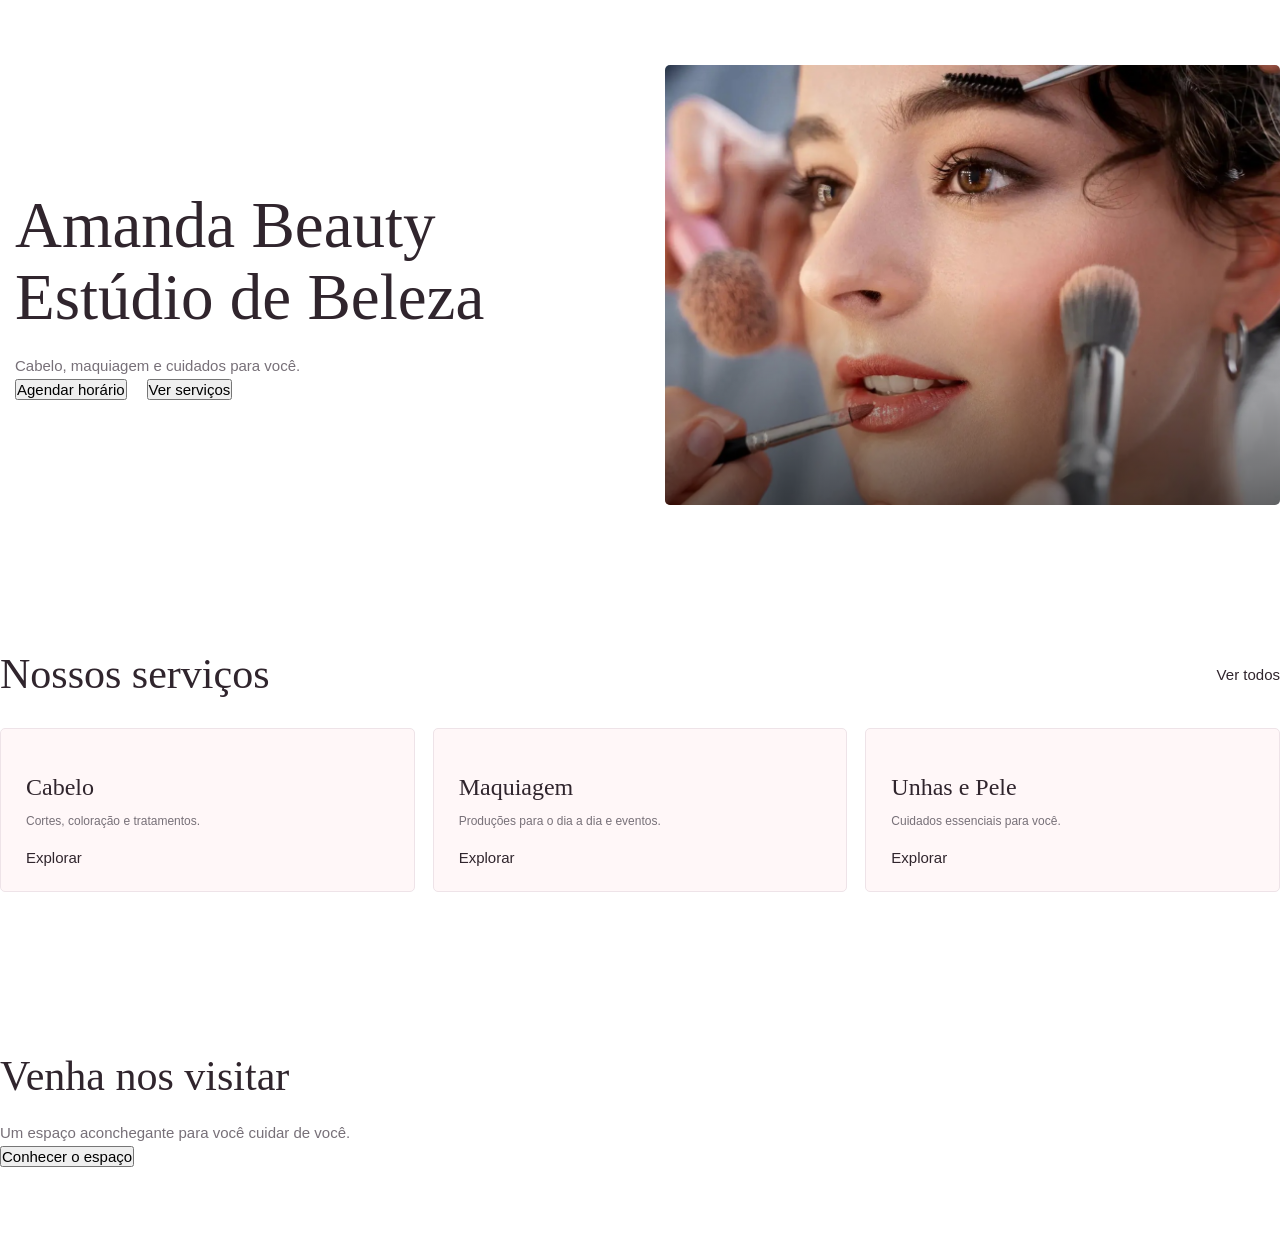
<file: Amanda-Beauty-site/index.html>
<!DOCTYPE html>
<html lang="pt-BR">
<head>
  <meta charset="UTF-8">
  <meta name="viewport" content="width=device-width, initial-scale=1.0">
  <title>Amanda Beauty</title>
  <link rel="stylesheet" href="styles.css">
</head>
<body data-page="home">

  <div id="site-header"></div>

  <main>
    <section class="hero wrap">
      <div class="hero-copy">
        <h1>Amanda Beauty<br><span>Estúdio de Beleza</span></h1>
        <p>Cabelo, maquiagem e cuidados para você.</p>
        
        <div class="hero-actions">
          <a href="agenda.html">
            <button>Agendar horário</button>
          </a>
          <a href="servicos.html">
            <button>Ver serviços</button>
          </a>
        </div>
      </div>

      <div class="hero-visual">
        <div class="carousel">
          <div class="carousel-track">
            <div class="carousel-slide is-active">
              <img src="assets/makeup-artista.jpeg" alt="Maquiagem">
            </div>
          </div>
        </div>
      </div>
    </section>

    <section class="section wrap services-intro">
      <div class="section-heading">
        <h2>Nossos serviços</h2>
        <a href="servicos.html">Ver todos</a>
      </div>
      
      <div class="service-cards">
        <div class="service-card">
          <h3>Cabelo</h3>
          <p>Cortes, coloração e tratamentos.</p>
          <a href="servicos.html#cabelo">Explorar</a>
        </div>
        
        <div class="service-card">
          <h3>Maquiagem</h3>
          <p>Produções para o dia a dia e eventos.</p>
          <a href="servicos.html#maquiagem">Explorar</a>
        </div>
        
        <div class="service-card">
          <h3>Unhas e Pele</h3>
          <p>Cuidados essenciais para você.</p>
          <a href="servicos.html#unhas">Explorar</a>
        </div>
      </div>
    </section>

    <section class="section wrap visit-section">
      <div class="visit-copy">
        <h2>Venha nos visitar</h2>
        <p>Um espaço aconchegante para você cuidar de você.</p>
        <a href="sobre.html">
          <button>Conhecer o espaço</button>
        </a>
      </div>
    </section>
  
  </main>

  <div id="site-footer"></div>

  <script src="app.js"></script>
</body>
</html>
</file>
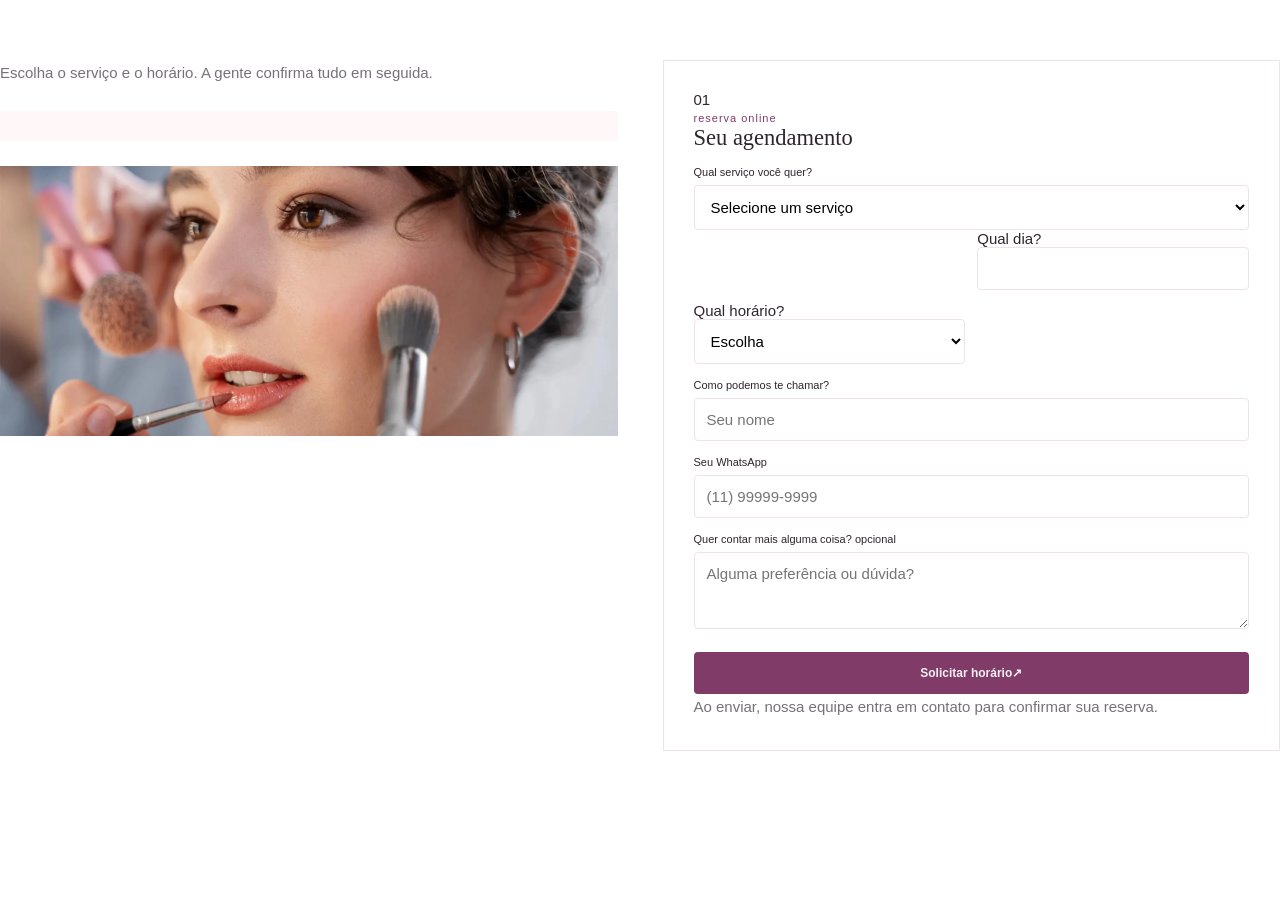
<file: Amanda-Beauty-site/agenda.html>
<!DOCTYPE html>
<html lang="pt-BR">
  <head>
    <meta charset="utf-8">
    <meta name="viewport" content="width=device-width, initial-scale=1">
    <meta name="theme-color" content="#f8f4ef">
    <title>Agendar horário — Amanda Beauty</title>
    <link rel="stylesheet" href="styles.css">
  </head>
<body data-page="agenda">
  <div id="site-header"></div>
  <main>
  <section class="booking-page wrap">
    <div class="booking-intro">
      <p>Escolha o serviço e o horário. A gente confirma tudo em seguida.</p>
      <div class="booking-note">
      
      </div>
        <img src="assets/makeup-artista.jpeg" alt="Profissional realizando maquiagem em sua cliente">
      </div>
    <form class="booking-form" id="booking-form">
      <div class="form-heading">
        <span class="step-number">01</span>
        <div>
          <span class="eyebrow">reserva online</span>
          <h2>Seu agendamento</h2>
        </div>
      </div>
      <label for="booking-service">Qual serviço você quer?</label>
      <select id="booking-service" name="service" required>
        <option value="">Selecione um serviço</option>
        <option>Corte & escova</option>
      <option>Cor & iluminação</option>
      <option>Make social</option>
      <option>Make & penteado</option>
      <option>Manicure & pedicure</option>
      <option>Skin care facial</option>
    </select>
      <div class="form-row">
        <div>
        </div> <div>Qual dia? 
          <input id="type="date name="date" required>
        </div>
          <div>
            Qual horário?
            <select id= name time required>
              <option value="">Escolha</option>
              <option>09:00</option>
              <option>10:30</option>
              <option>12:00</option>
              <option>14:00</option>
              <option>15:30</option>
              <option>17:00</option>
            </select>
          </div>
        </div>
      <label for="booking-name">Como podemos te chamar?</label>
      <input id="booking-name" name="name" type="text" placeholder="Seu nome" autocomplete="name" required>
      <label for="booking-phone">Seu WhatsApp</label>
      <input id="booking-phone" name="phone" type="tel" placeholder="(11) 99999-9999" autocomplete="tel" required>
      <label for="booking-notes">Quer contar mais alguma coisa? <span class="optional">opcional</span></label>
      <textarea id="booking-notes" name="notes" rows="3" placeholder="Alguma preferência ou dúvida?"></textarea>
      <button class="button button-dark form-submit" type="submit">Solicitar horário <span>↗</span></button>
      <p class="form-legal">Ao enviar, nossa equipe entra em contato para confirmar sua reserva.</p>
      <div class="form-feedback" role="status" aria-live="polite"></div>
    </form>
  </section>
</main>
<div id="site-footer"></div>
<script src="app.js"></script>
</body>
</html>
</file>
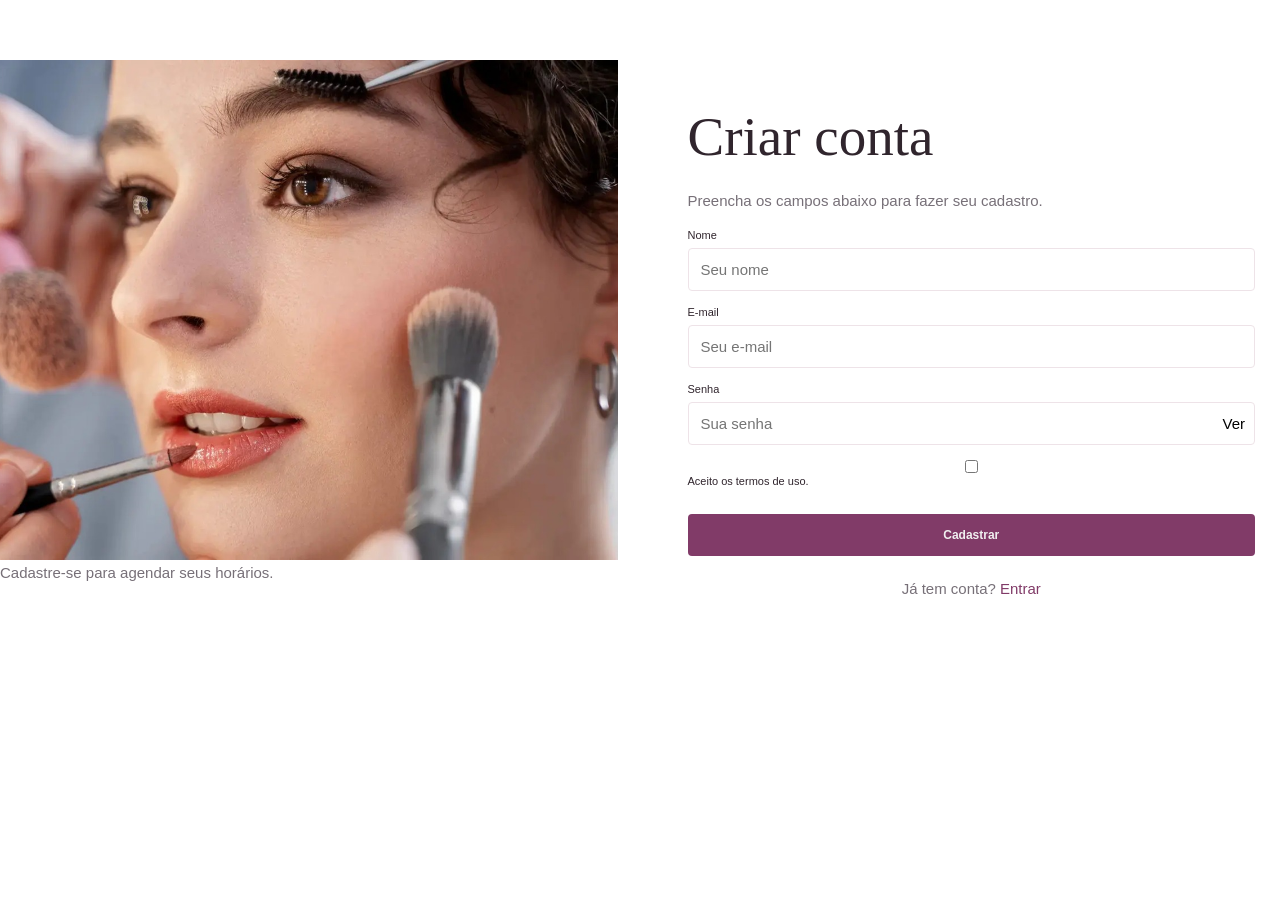
<file: Amanda-Beauty-site/cadastro.html>
<!DOCTYPE html>
<html lang="pt-BR">
<head>
  <meta charset="utf-8">
  <meta name="viewport" content="width=device-width, initial-scale=1">
  <title>Cadastro - Amanda Beauty</title>
  <link rel="stylesheet" href="styles.css">
</head>
<body data-page="cadastro">

  <div id="site-header"></div>

  <main class="auth-page wrap register-page">
    
    <div class="auth-image">
      <img src="assets/makeup-artista.jpeg" alt="Maquiagem">
      <div class="auth-image-copy">
        <p>Cadastre-se para agendar seus horários.</p>
      </div>
    </div>

    <section class="auth-panel">
      <h1>Criar conta</h1>
      <p class="auth-sub">Preencha os campos abaixo para fazer seu cadastro.</p>

      <form class="auth-form" id="register-form">
        <label for="register-name">Nome</label>
        <input id="register-name" name="name" type="text" placeholder="Seu nome" required>

        <label for="register-email">E-mail</label>
        <input id="register-email" name="email" type="email" placeholder="Seu e-mail" required>

        <label for="register-password">Senha</label>
        <div class="password-wrap">
          <input id="register-password" name="password" type="password" placeholder="Sua senha" required minlength="6">
          <button type="button" class="password-toggle">Ver</button>
        </div>

        <label class="check-label terms-check">
          <input type="checkbox" required> 
          <span>Aceito os termos de uso.</span>
        </label>

        <button class="button button-dark form-submit" type="submit">Cadastrar</button>
        <div class="form-feedback"></div>
      </form>

      <p class="auth-switch">Já tem conta? <a href="login.html">Entrar</a></p>
    </section>

  </main>

  <div id="site-footer"></div>

  <script src="app.js"></script>
</body>
</html>
</file>
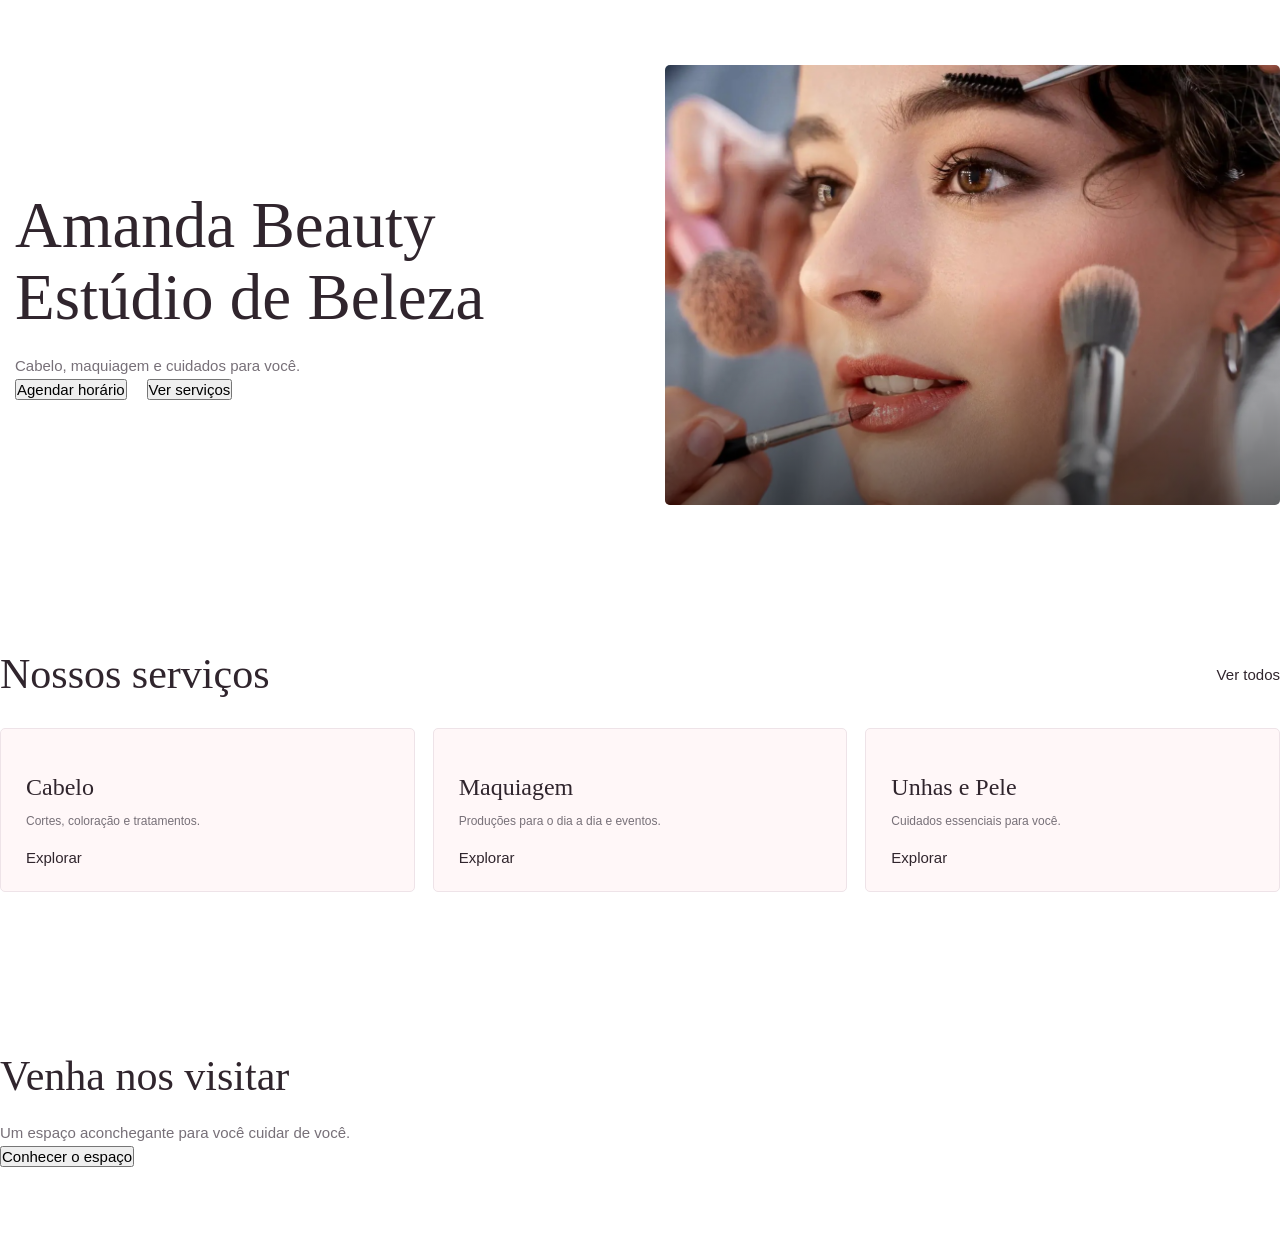
<file: Amanda-Beauty-site/login.html>
<!DOCTYPE html>
<html lang="pt-BR">
<head>
  <meta charset="UTF-8">
  <meta name="viewport" content="width=device-width, initial-scale=1.0">
  <meta http-equiv="refresh" content="0; url=index.html#login">
  <title>Entrar - Amanda Beauty</title>
</head>
<body>

  <p>Redirecionando... <a href="index.html#login">Clique aqui para entrar.</a></p>

  <script>
    window.location.href = 'index.html#login';
  </script>

</body>
</html>
</file>
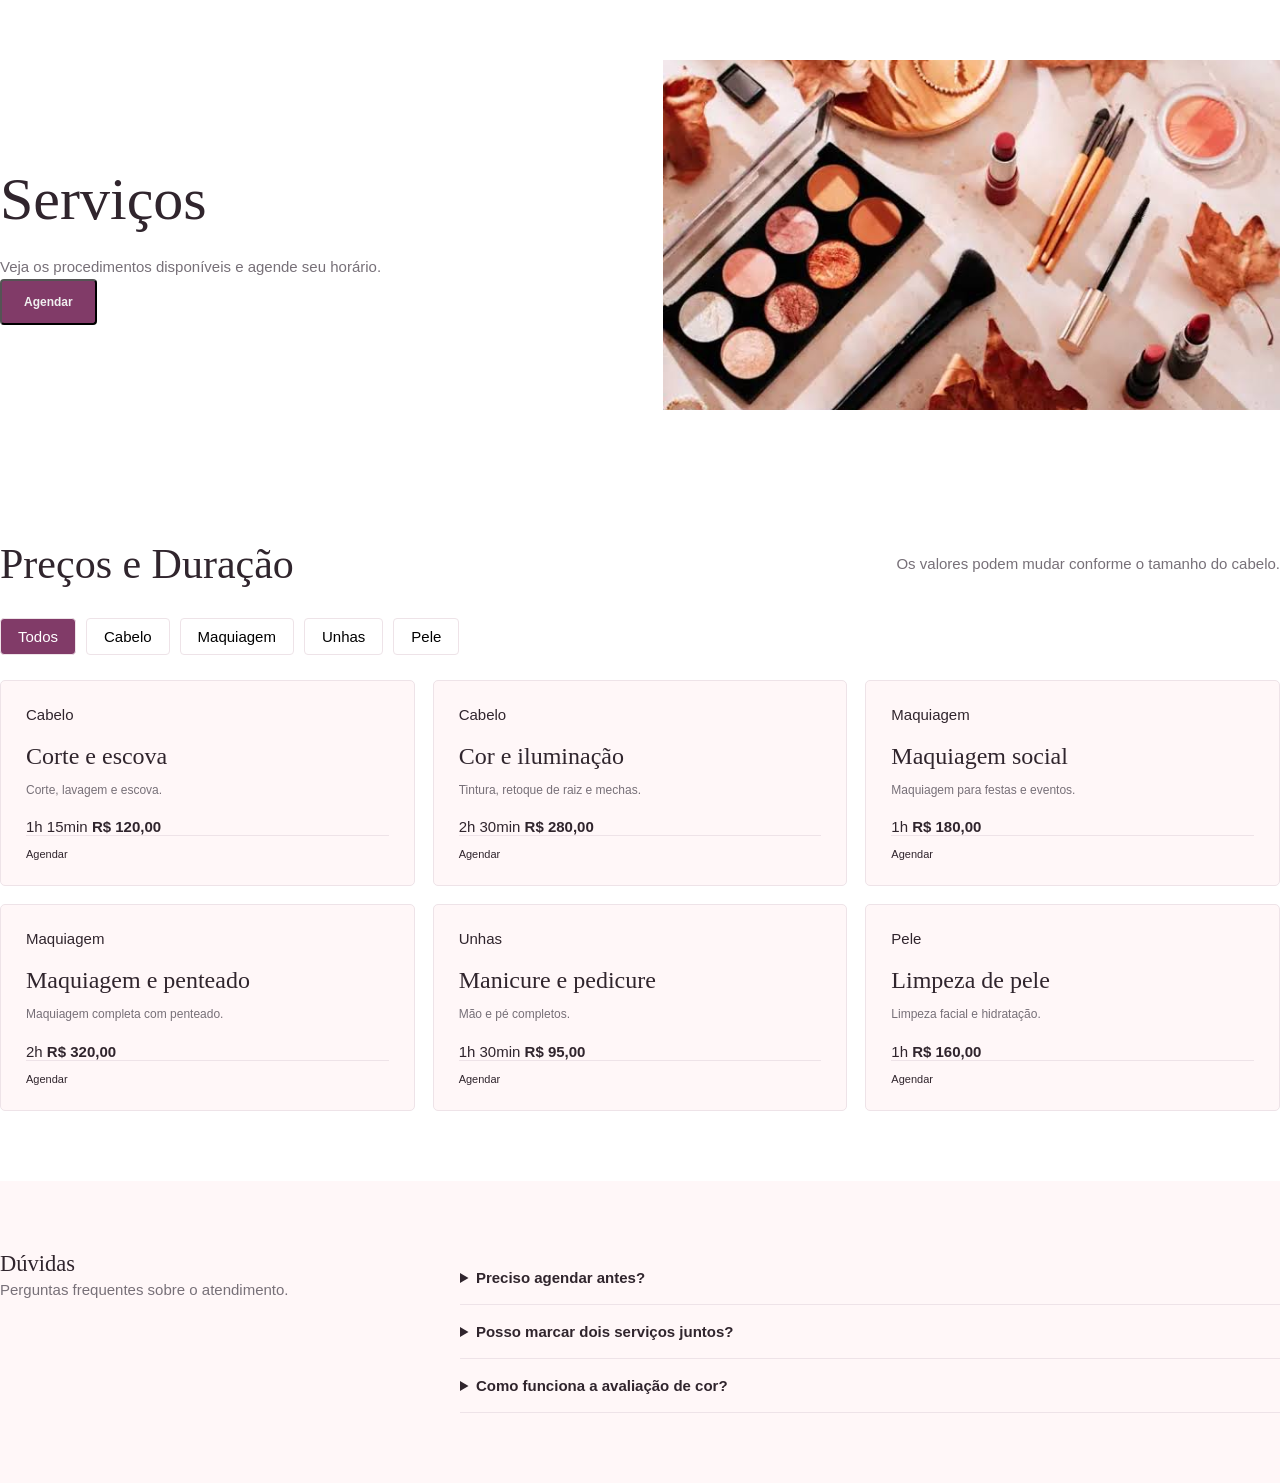
<file: Amanda-Beauty-site/servicos.html>
<!DOCTYPE html>
<html lang="pt-BR">
<head>
  <meta charset="UTF-8">
  <meta name="viewport" content="width=device-width, initial-scale=1.0">
  <title>Serviços - Amanda Beauty</title>
  <link rel="stylesheet" href="styles.css">
</head>
<body data-page="servicos">

  <div id="site-header"></div>

  <main>
    <section class="page-hero wrap">
      <div class="page-hero-copy">
        <h1>Serviços</h1>
        <p>Veja os procedimentos disponíveis e agende seu horário.</p>
        <a href="agenda.html">
          <button class="button button-dark">Agendar</button>
        </a>
      </div>
      
      <div class="page-hero-image">
        <img src="assets/makeup-flatlay.jpeg" alt="Maquiagem">
      </div>
    </section>

    <section class="section wrap catalog-section">
      <div class="section-heading">
        <h2>Preços e Duração</h2>
        <p class="subtle">Os valores podem mudar conforme o tamanho do cabelo.</p>
      </div>

      <div class="filter-bar">
        <button class="filter-button is-active" data-filter="todos">Todos</button>
        <button class="filter-button" data-filter="cabelo">Cabelo</button>
        <button class="filter-button" data-filter="maquiagem">Maquiagem</button>
        <button class="filter-button" data-filter="unhas">Unhas</button>
        <button class="filter-button" data-filter="pele">Pele</button>
      </div>

      <div class="catalog-grid">
        <div class="catalog-card" data-category="cabelo" id="cabelo">
          <span class="catalog-tag">Cabelo</span>
          <h3>Corte e escova</h3>
          <p>Corte, lavagem e escova.</p>
          <div class="catalog-meta">
            <span>1h 15min</span>
            <b>R$ 120,00</b>
          </div>
          <a href="agenda.html" class="card-link">Agendar</a>
        </div>

        <div class="catalog-card" data-category="cabelo">
          <span class="catalog-tag">Cabelo</span>
          <h3>Cor e iluminação</h3>
          <p>Tintura, retoque de raiz e mechas.</p>
          <div class="catalog-meta">
            <span>2h 30min</span>
            <b>R$ 280,00</b>
          </div>
          <a href="agenda.html" class="card-link">Agendar</a>
        </div>

        <div class="catalog-card" data-category="maquiagem" id="maquiagem">
          <span class="catalog-tag">Maquiagem</span>
          <h3>Maquiagem social</h3>
          <p>Maquiagem para festas e eventos.</p>
          <div class="catalog-meta">
            <span>1h</span>
            <b>R$ 180,00</b>
          </div>
          <a href="agenda.html" class="card-link">Agendar</a>
        </div>

        <div class="catalog-card" data-category="maquiagem">
          <span class="catalog-tag">Maquiagem</span>
          <h3>Maquiagem e penteado</h3>
          <p>Maquiagem completa com penteado.</p>
          <div class="catalog-meta">
            <span>2h</span>
            <b>R$ 320,00</b>
          </div>
          <a href="agenda.html" class="card-link">Agendar</a>
        </div>

        <div class="catalog-card" data-category="unhas" id="unhas">
          <span class="catalog-tag">Unhas</span>
          <h3>Manicure e pedicure</h3>
          <p>Mão e pé completos.</p>
          <div class="catalog-meta">
            <span>1h 30min</span>
            <b>R$ 95,00</b>
          </div>
          <a href="agenda.html" class="card-link">Agendar</a>
        </div>

        <div class="catalog-card" data-category="pele" id="pele">
          <span class="catalog-tag">Pele</span>
          <h3>Limpeza de pele</h3>
          <p>Limpeza facial e hidratação.</p>
          <div class="catalog-meta">
            <span>1h</span>
            <b>R$ 160,00</b>
          </div>
          <a href="agenda.html" class="card-link">Agendar</a>
        </div>
      </div>
    </section>

    <section class="faq-section">
      <div class="wrap faq-layout">
        <div>
          <h2>Dúvidas</h2>
          <p>Perguntas frequentes sobre o atendimento.</p>
        </div>

        <div class="faq-list">
          <details>
            <summary>Preciso agendar antes?</summary>
            <p>Sim, agende antes para garantir vaga no horário desejado.</p>
          </details>

          <details>
            <summary>Posso marcar dois serviços juntos?</summary>
            <p>Sim, avise nas observações na hora de agendar.</p>
          </details>

          <details>
            <summary>Como funciona a avaliação de cor?</summary>
            <p>Avaliamos o cabelo antes de começar para passar o valor final.</p>
          </details>
        </div>
      </div>
    </section>
  </main>

  <div id="site-footer"></div>

  <script src="app.js"></script>
</body>
</html>
</file>
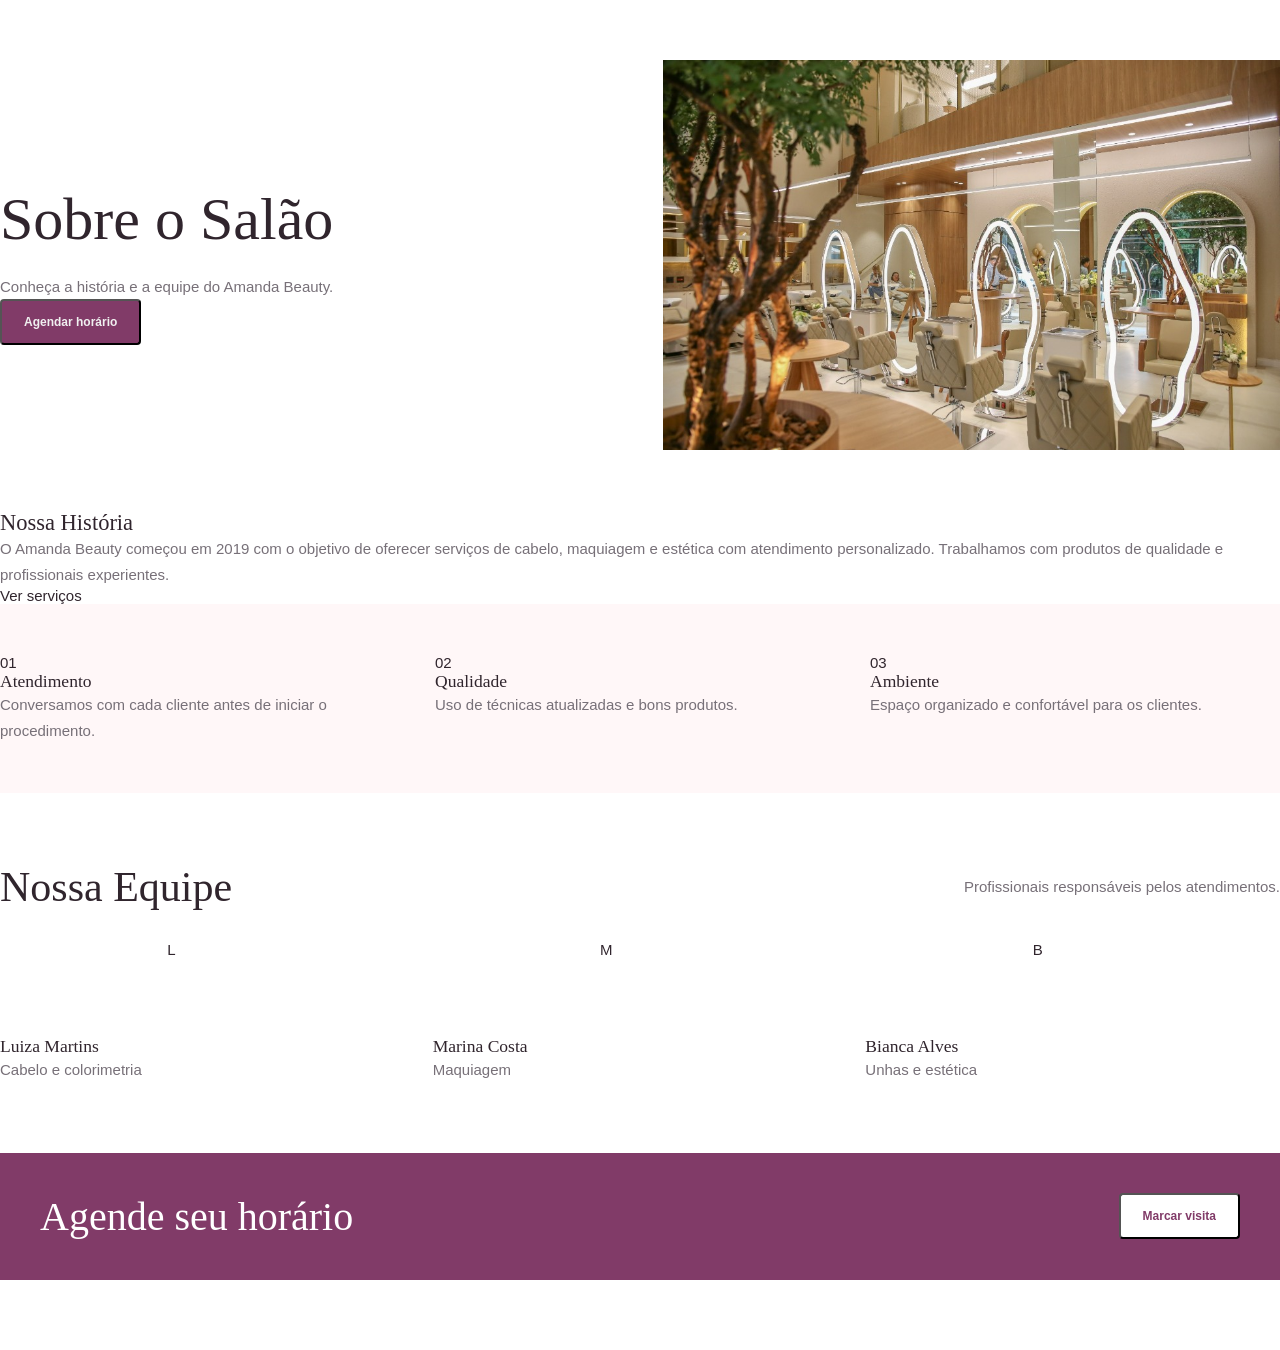
<file: Amanda-Beauty-site/sobre.html>
<!DOCTYPE html>
<html lang="pt-BR">
<head>
  <meta charset="UTF-8">
  <meta name="viewport" content="width=device-width, initial-scale=1.0">
  <title>Sobre - Amanda Beauty</title>
  <link rel="stylesheet" href="styles.css">
</head>
<body data-page="sobre">

  <div id="site-header"></div>

  <main>
    <section class="page-hero about-hero wrap">
      <div class="page-hero-copy">
        <h1>Sobre o Salão</h1>
        <p>Conheça a história e a equipe do Amanda Beauty.</p>
        <a href="agenda.html">
          <button class="button button-dark">Agendar horário</button>
        </a>
      </div>
      
      <div class="page-hero-image about-image">
        <img src="assets/salao.jpeg" alt="Interior do salão">
      </div>
    </section>

      <div>
        <h2>Nossa História</h2>
        <p class="story-text">O Amanda Beauty começou em 2019 com o objetivo de oferecer serviços de cabelo, maquiagem e estética com atendimento personalizado. Trabalhamos com produtos de qualidade e profissionais experientes.</p>
        <a class="text-link" href="servicos.html">Ver serviços</a>
      </div>
    </section>

    <section class="values-band">
      <div class="wrap values-grid">
        <div>
          <span>01</span>
          <h3>Atendimento</h3>
          <p>Conversamos com cada cliente antes de iniciar o procedimento.</p>
        </div>
        <div>
          <span>02</span>
          <h3>Qualidade</h3>
          <p>Uso de técnicas atualizadas e bons produtos.</p>
        </div>
        <div>
          <span>03</span>
          <h3>Ambiente</h3>
          <p>Espaço organizado e confortável para os clientes.</p>
        </div>
      </div>
    </section>

    <section class="section wrap team-section">
      <div class="section-heading">
        <div>
          <h2>Nossa Equipe</h2>
        </div>
        <p class="subtle">Profissionais responsáveis pelos atendimentos.</p>
      </div>
      
      <div class="team-cards">
        <div>
          <div class="team-avatar avatar-one">L</div>
          <h3>Luiza Martins</h3>
          <p>Cabelo e colorimetria</p>
        </div>
        <div>
          <div class="team-avatar avatar-two">M</div>
          <h3>Marina Costa</h3>
          <p>Maquiagem</p>
        </div>
        <div>
          <div class="team-avatar avatar-three">B</div>
          <h3>Bianca Alves</h3>
          <p>Unhas e estética</p>
        </div>
      </div>
    </section>

    <section class="booking-banner wrap">
      <div>
        <h2>Agende seu horário</h2>
      </div>
      <a href="agenda.html">
        <button class="button button-light">Marcar visita</button>
      </a>
    </section>
  </main>

  <div id="site-footer"></div>

  <script src="app.js"></script>
</body>
</html>
</file>
<file: Amanda-Beauty-site/styles.css>
*{
    margin: 0;
    padding: 0;
    box-sizing: border-box;
}

:root{
    --paper: #ffffff;
    --cream: #fff7f8;
    --ink: #30252d;
    --muted: #777078;
    --berry: #813b68;
    --rose: #e8b9c9;
    --line: #eee3e8;
    --serif: 'Playfair Display', Georgia, serif;
    --sans: 'DM Sans', Arial, sans-serif;
    --wrap: 1160px;
}

body{
    background-color: white;
    color: var(--ink);
    font-family: var(--sans);
    font-size: 15px;
}

.interface{
    max-width: 1160px;
    margin: 0 auto;
}

img{
    display: block;
    width: 100%;
    height: 100%;
    object-fit: cover;
}

a{
    color: inherit;
    text-decoration: none;
}

button, input, select, textarea{
    font: inherit;
}

h1, h2, h3{
    font-family: var(--serif);
    font-weight: 500;
}

p{
    color: var(--muted);
    line-height: 1.7;
}


.site-header{
    width: 100%;
    background-color: white;
    border-bottom: 1px solid var(--line);
}

.announcement{
    background-color: #f8edf1;
    color: var(--berry);
    padding: 10px;
    text-align: center;
    font-size: 11px;
}

.nav-wrap{
    max-width: 1160px;
    height: 75px;
    margin: 0 auto;
    display: flex;
    justify-content: space-between;
    align-items: center;
}

.brand-name{
    font-family: var(--serif);
    font-size: 23px;
}

.brand-name small{
    display: block;
    font-family: var(--sans);
    font-size: 9px;
    color: var(--muted);
}

.nav-links{
    display: flex;
    align-items: center;
    gap: 25px;
}

.nav-links a{
    font-size: 12px;
    color: var(--muted);
}

.nav-links a:hover{
    color: var(--berry);
}

.nav-links a.active{
    color: var(--berry);
    font-weight: 600;
}

.nav-book{
    background-color: var(--berry);
    color: white;
    padding: 12px 18px;
    font-size: 11px;
    border-radius: 4px;
}

.menu-toggle{
    display: none;
    background: none;
    border: none;
    font-size: 23px;
}



.button{
    display: inline-flex;
    align-items: center;
    justify-content: center;
    padding: 14px 22px;
    font-size: 12px;
    font-weight: 600;
    border-radius: 4px;
    cursor: pointer;
}

.button-dark{
    background-color: var(--berry);
    color: rgb(240, 240, 240);
}

.button-dark:hover{
    background-color: #632b50;
}

.button-outline{
    border: 1px solid var(--berry);
    color: var(--berry);
    background-color: white;
}

.button-light{
    background-color: white;
    color: var(--berry);
}


.hero{
    display: grid;
    grid-template-columns: 1fr 1fr;
    align-items: center;
    gap: 50px;
    padding: 65px 0;
}

.hero-copy{
    padding-left: 15px;
}

.hero-copy h1{
    font-size: 65px;
    line-height: 1.1;
    margin: 20px 0;
}

.hero-copy h1 em{
    color: var(--berry);
}

.lead{
    max-width: 400px;
    font-size: 15px;
    margin-bottom: 25px;
}

.eyebrow{
    color: var(--berry);
    font-size: 11px;
    letter-spacing: 1px;
}

.hero-actions{
    display: flex;
    align-items: center;
    gap: 20px;
}

.hero-visual{
    position: relative;
}

.carousel{
    height: 440px;
    overflow: hidden;
    border-radius: 5px;
}

.carousel-track{
    display: flex;
    height: 100%;
    transition: .4s;
}

.carousel-slide{
    flex: 0 0 100%;
    height: 100%;
    position: relative;
}

.carousel-slide:after{
    content: "";
    position: absolute;
    inset: 50% 0 0;
    background: linear-gradient(transparent, #0008);
}

.slide-caption{
    position: absolute;
    bottom: 55px;
    left: 25px;
    z-index: 1;
    color: white;
}

.slide-caption span{
    font-size: 11px;
}

.slide-caption b{
    display: block;
    font-family: var(--serif);
    font-size: 28px;
    font-weight: 500;
}

.carousel-controls{
    position: absolute;
    bottom: 15px;
    left: 20px;
    right: 20px;
    z-index: 2;
    display: flex;
    justify-content: space-between;
}

.carousel-arrows{
    display: flex;
    gap: 8px;
}

.carousel-arrows button{
    width: 32px;
    height: 32px;
    border: 1px solid white;
    border-radius: 50%;
    background: transparent;
    color: white;
    cursor: pointer;
}



.ticker{
    background-color: #f8edf1;
    padding: 17px;
    overflow: hidden;
}

.ticker-track{
    display: flex;
    justify-content: space-around;
    gap: 25px;
}

.ticker-track span{
    color: var(--berry);
    font-size: 10px;
    white-space: nowrap;
}


.section{
    padding: 80px 0;
}

.section-heading{
    display: flex;
    justify-content: space-between;
    align-items: center;
    margin-bottom: 30px;
}

.section-heading h2{
    font-size: 42px;
}

.service-cards{
    display: grid;
    grid-template-columns: repeat(3, 1fr);
    gap: 18px;
}

.service-card{
    background-color: var(--cream);
    padding: 25px;
    border: 1px solid var(--line);
    border-radius: 5px;
}

.service-card h3{
    font-size: 24px;
    margin: 20px 0 10px;
}

.service-card p{
    font-size: 12px;
    margin-bottom: 18px;
}

.card-link{
    display: flex;
    justify-content: space-between;
    border-top: 1px solid var(--line);
    padding-top: 12px;
    font-size: 11px;
}



.quote-band{
    background-color: #f8edf1;
    padding: 55px 20px;
    text-align: center;
}

.quote-inner p{
    font-family: var(--serif);
    font-size: 25px;
    color: var(--ink);
}

.visit-section{
    display: grid;
    grid-template-columns: 1fr 1fr;
    align-items: center;
    gap: 50px;
}

.visit-image{
    height: 370px;
}

.visit-copy h2{
    font-size: 42px;
    margin-bottom: 20px;
}

.image-label{
    background-color: white;
    padding: 10px;
    font-size: 10px;
}

.open-hours{
    border-top: 1px solid var(--line);
    margin-top: 25px;
    padding-top: 15px;
    display: flex;
    justify-content: space-between;
}



.booking-banner{
    background-color: var(--berry);
    color: white;
    padding: 40px;
    margin-bottom: 70px;
    display: flex;
    justify-content: space-between;
    align-items: center;
}

.booking-banner h2{
    color: white;
    font-size: 40px;
}

.booking-page{
    display: grid;
    grid-template-columns: 1fr 1fr;
    gap: 45px;
    padding: 60px 0;
}

.booking-intro h1{
    font-size: 60px;
    margin: 20px 0;
}

.booking-intro img{
    height: 270px;
}

.booking-note{
    background-color: var(--cream);
    padding: 15px;
    margin: 25px 0;
}

.booking-form{
    background-color: white;
    border: 1px solid var(--line);
    padding: 30px;
}

.booking-form label{
    display: block;
    font-size: 11px;
    margin: 15px 0 7px;
}

.booking-form input,
.booking-form select,
.booking-form textarea{
    width: 100%;
    padding: 12px;
    border: 1px solid var(--line);
    background-color: white;
    border-radius: 4px;
}

.form-row{
    display: grid;
    grid-template-columns: 1fr 1fr;
    gap: 12px;
}

.form-submit{
    width: 100%;
    margin-top: 20px;
    border: none;
    cursor: pointer;
}

.form-feedback{
    display: none;
    padding: 12px;
    margin-top: 15px;
    background-color: var(--cream);
}

.form-feedback.is-visible{
    display: block;
}



.page-hero{
    display: grid;
    grid-template-columns: 1fr 1fr;
    align-items: center;
    gap: 45px;
    padding: 60px 0;
}

.page-hero-copy h1{
    font-size: 60px;
    margin: 20px 0;
}

.page-hero-image{
    height: 350px;
}

.catalog-section{
    padding: 70px 0;
}

.filter-bar{
    display: flex;
    gap: 10px;
    margin: 25px 0;
    flex-wrap: wrap;
}

.filter-button{
    padding: 9px 17px;
    border: 1px solid var(--line);
    background-color: white;
    cursor: pointer;
    border-radius: 4px;
}

.filter-button.is-active{
    background-color: var(--berry);
    color: white;
}

.catalog-grid{
    display: grid;
    grid-template-columns: repeat(3, 1fr);
    gap: 18px;
}

.catalog-card{
    background-color: var(--cream);
    border: 1px solid var(--line);
    padding: 25px;
    border-radius: 5px;
}

.catalog-card h3{
    font-size: 24px;
    margin: 20px 0 10px;
}

.catalog-card p{
    font-size: 12px;
    margin-bottom: 18px;
}

.catalog-card.is-hidden{
    display: none;
}



.faq-section{
    background-color: var(--cream);
    padding: 70px 0;
}

.faq-layout{
    display: grid;
    grid-template-columns: 1fr 2fr;
    gap: 50px;
}

.faq-list details{
    border-bottom: 1px solid var(--line);
    padding: 18px 0;
}

.faq-list summary{
    cursor: pointer;
    font-weight: 600;
}

.faq-list details p{
    margin-top: 12px;
}



.about-story{
    display: grid;
    grid-template-columns: 1fr 2fr;
    gap: 40px;
    padding: 70px 0;
}

.about-image{
    height: 390px;
}

.values-band{
    background-color: var(--cream);
    padding: 50px 0;
}

.values-grid{
    display: grid;
    grid-template-columns: repeat(3, 1fr);
    gap: 25px;
}

.team-section{
    padding: 70px 0;
}

.team-cards{
    display: grid;
    grid-template-columns: repeat(3, 1fr);
    gap: 18px;
}

.team-cards article{
    background-color: var(--cream);
    padding: 25px;
    text-align: center;
}

.team-avatar{
    width: 80px;
    height: 80px;
    border-radius: 50%;
    margin: 0 auto 15px;
}



.auth-page{
    display: grid;
    grid-template-columns: 1fr 1fr;
    gap: 45px;
    padding: 60px 0;
}

.auth-image{
    height: 500px;
}

.auth-panel{
    padding: 25px;
}

.auth-panel h1{
    font-size: 55px;
    margin: 20px 0;
}

.auth-form label{
    display: block;
    font-size: 11px;
    margin: 15px 0 7px;
}

.auth-form input{
    width: 100%;
    padding: 12px;
    border: 1px solid var(--line);
    background-color: white;
    border-radius: 4px;
}

.auth-switch{
    text-align: center;
    margin-top: 20px;
}

.auth-switch a{
    color: var(--berry);
}

.password-wrap{
    position: relative;
}

.password-toggle{
    position: absolute;
    right: 10px;
    top: 50%;
    transform: translateY(-50%);
    border: none;
    background: none;
    cursor: pointer;
}



.site-footer{
    background-color: #30252d;
    color: white;
    padding: 45px 0 20px;
}

.footer-main{
    max-width: 1160px;
    margin: auto;
    display: grid;
    grid-template-columns: 1.5fr 1fr 1fr 1fr;
    gap: 30px;
    padding-bottom: 30px;
}

.footer-col h4{
    margin-bottom: 15px;
    color: var(--rose);
}

.footer-col a,
.footer-col p{
    display: block;
    font-size: 11px;
    color: #ddd;
    margin-bottom: 10px;
}

.footer-bottom{
    max-width: 1160px;
    margin: auto;
    padding-top: 15px;
    border-top: 1px solid #ffffff30;
    font-size: 10px;
    color: #ddd;
}



@media(max-width: 900px){

    .nav-links{
        gap: 12px;
    }

    .hero{
        gap: 25px;
    }

    .hero-copy h1{
        font-size: 48px;
    }

}

@media(max-width: 700px){

    .nav-wrap{
        height: 65px;
    }

    .menu-toggle{
        display: block;
    }

    .nav-links{
        display: none;
        position: absolute;
        top: 100px;
        left: 0;
        right: 0;
        padding: 20px;
        background-color: white;
        flex-direction: column;
        gap: 18px;
    }

    .nav-links.is-open{
        display: flex;
    }

    .hero,
    .page-hero,
    .visit-section,
    .booking-page,
    .auth-page,
    .faq-layout,
    .about-story{
        grid-template-columns: 1fr;
        gap: 25px;
    }

    .hero{
        padding: 40px 0;
    }

    .hero-copy{
        padding: 0;
    }

    .hero-copy h1{
        font-size: 45px;
    }

    .carousel{
        height: 350px;
    }

    .service-cards,
    .catalog-grid,
    .team-cards,
    .values-grid{
        grid-template-columns: 1fr;
    }

    .section{
        padding: 55px 0;
    }

    .section-heading{
        flex-direction: column;
        align-items: flex-start;
        gap: 15px;
    }

    .booking-banner{
        flex-direction: column;
        align-items: flex-start;
        gap: 20px;
        padding: 25px;
    }

    .footer-main{
        grid-template-columns: 1fr 1fr;
        padding: 0 20px 30px;
    }

    .footer-main > div:first-child{
        grid-column: 1 / -1;
    }

    .footer-bottom{
        padding: 15px 20px;
    }

    .visit-image,
    .page-hero-image{
        height: 260px;
    }

    .auth-image{
        height: 280px;
    }

    .form-row{
        grid-template-columns: 1fr;
    }

}
</file>
